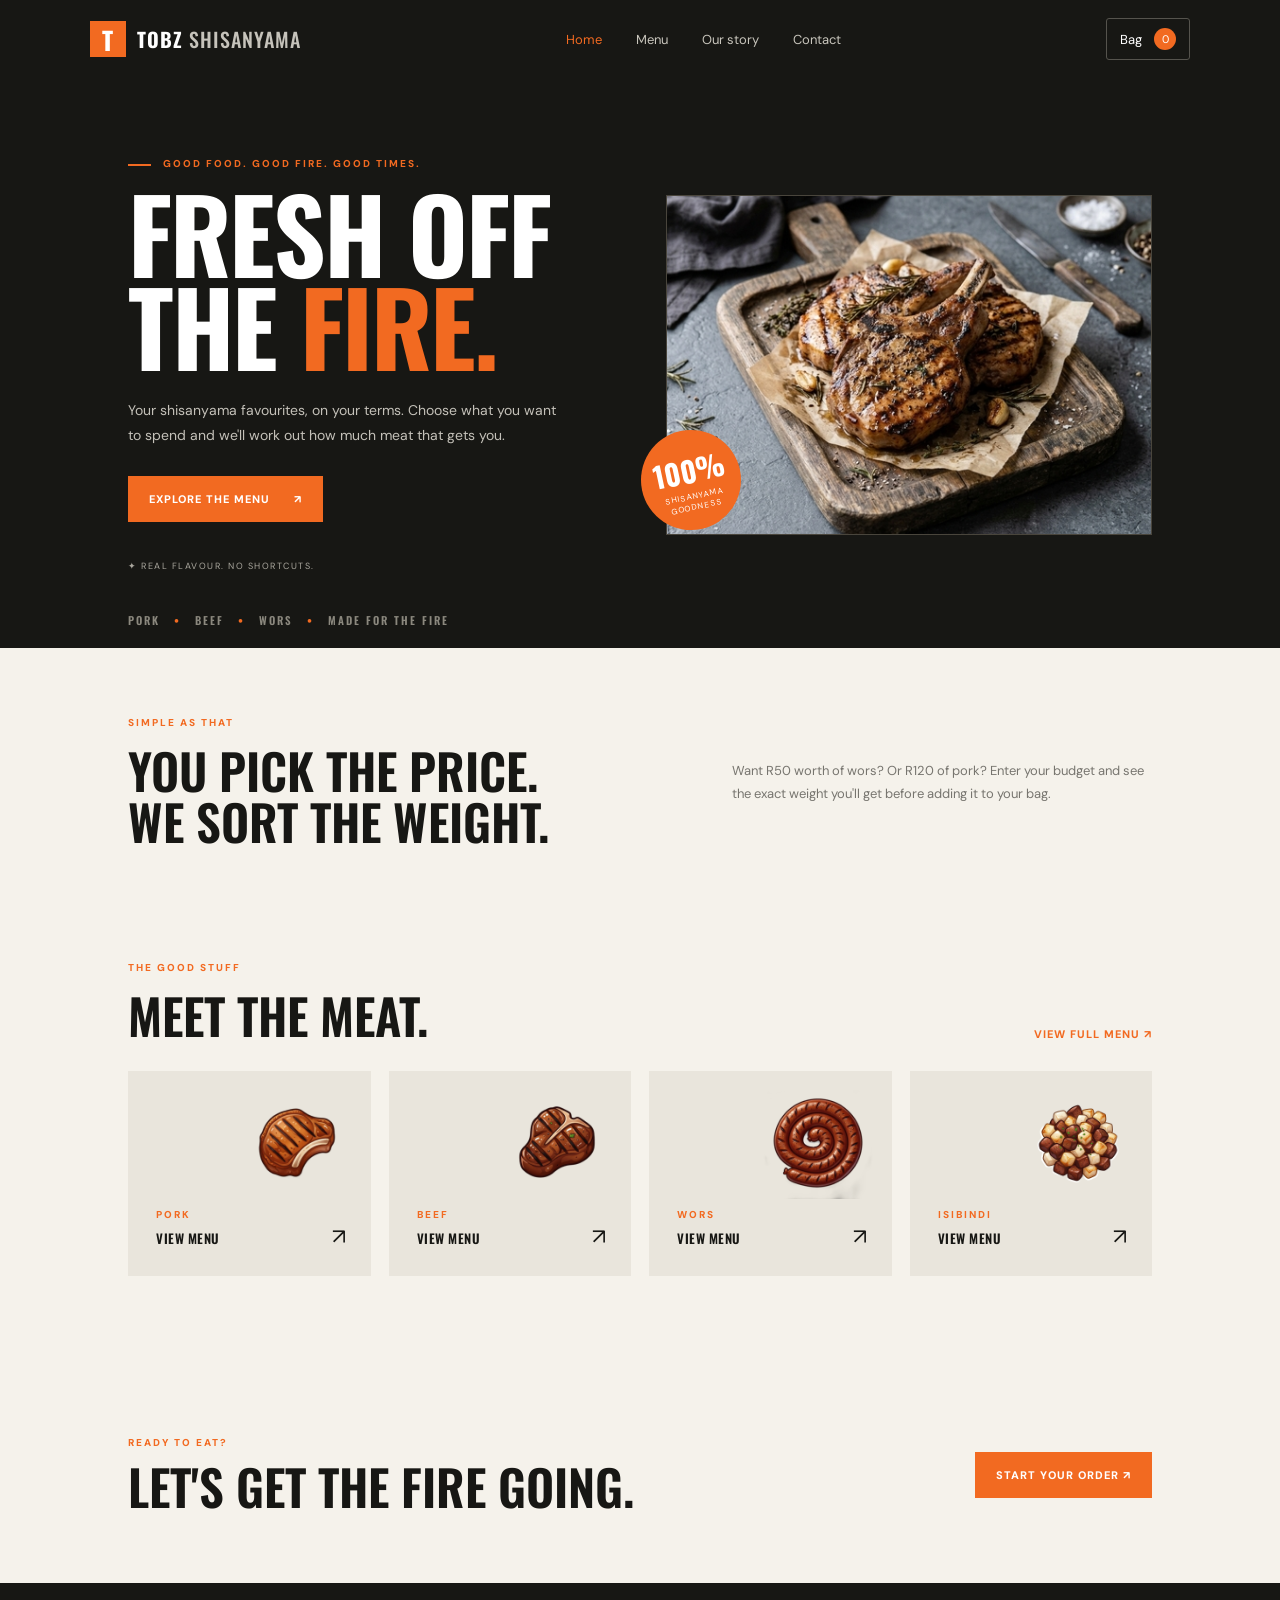
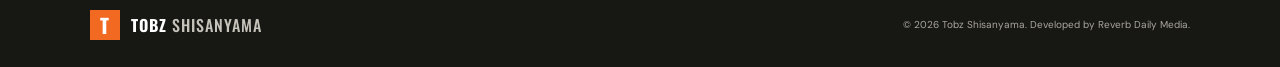
<file: index.html>
<!DOCTYPE html>
<html lang="en">
<head>
  <meta charset="UTF-8"><meta name="viewport" content="width=device-width, initial-scale=1.0">
  <meta name="theme-color" content="#171714"><meta name="description" content="Order shisanyama from Tobz. Choose how much you want to spend and we'll calculate your meat weight.">
  <title>Tobz Shisanyama | Good food. Good fire.</title>
  <link rel="preconnect" href="https://fonts.googleapis.com"><link rel="preconnect" href="https://fonts.gstatic.com" crossorigin>
  <link href="https://fonts.googleapis.com/css2?family=DM+Sans:wght@400;500;600;700;800&family=Oswald:wght@500;600;700&display=swap" rel="stylesheet"><link rel="stylesheet" href="style.css">

  <link rel="manifest" href="./manifest.json">
  <link rel="icon" type="image/svg+xml" sizes="any" href="./icons/icon-192.svg">
  <link rel="apple-touch-icon" href="./icons/icon-192.svg">
  <meta name="apple-mobile-web-app-capable" content="yes">
  <meta name="apple-mobile-web-app-status-bar-style" content="black-translucent">
  <meta name="apple-mobile-web-app-title" content="Tobz Shisanyama">
  <meta name="mobile-web-app-capable" content="yes">
  <meta name="msapplication-TileColor" content="#171714">
</head>
<body>
<header class="site-header"><a class="brand" href="index.html"><span class="brand-mark">T</span><span>TOBZ<span class="brand-light"> SHISANYAMA</span></span></a>
<nav class="desktop-nav"><a class="active" href="index.html">Home</a><a href="menu.html">Menu</a><a href="about.html">Our story</a><a href="contact.html">Contact</a></nav>
<button class="cart-trigger" id="open-cart"><span>Bag</span><span class="cart-count" id="cart-count">0</span></button></header>
<main>
<section class="hero home-hero"><div class="hero-copy"><p class="eyebrow"><span></span> GOOD FOOD. GOOD FIRE. GOOD TIMES.</p><h1>FRESH OFF<br>THE <em>FIRE.</em></h1><p class="hero-description">Your shisanyama favourites, on your terms. Choose what you want to spend and we'll work out how much meat that gets you.</p><a class="primary-button" href="menu.html">EXPLORE THE MENU <span>↗</span></a><div class="hero-note">✦ REAL FLAVOUR. NO SHORTCUTS.</div></div>
<div class="hero-visual"><div class="hero-image-placeholder"><img src="images/Hero%20Image.jpg" alt="Tobz Shisanyama food"></div><div class="hero-stamp"><strong>100%</strong><span>SHISANYAMA<br>GOODNESS</span></div></div><div class="hero-bottom">PORK <span>•</span> BEEF <span>•</span> WORS <span>•</span> MADE FOR THE FIRE</div></section>
<section class="home-intro"><div><p class="eyebrow">SIMPLE AS THAT</p><h2>YOU PICK THE PRICE.<br>WE SORT THE WEIGHT.</h2></div><p>Want R50 worth of wors? Or R120 of pork? Enter your budget and see the exact weight you'll get before adding it to your bag.</p></section>
<section class="quick-menu"><div class="section-heading"><div><p class="eyebrow">THE GOOD STUFF</p><h2>MEET THE MEAT.</h2></div><a class="text-link" href="menu.html">VIEW FULL MENU ↗</a></div><div class="quick-grid">
<a class="quick-card" href="menu.html#pork"><img class="quick-meat-image" src="images/Pork.png" alt="Pork"><span class="quick-type">PORK</span><strong>VIEW MENU</strong><span class="quick-arrow">↗</span></a>
<a class="quick-card" href="menu.html#beef"><img class="quick-meat-image" src="images/Beef.png" alt="Beef"><span class="quick-type">BEEF</span><strong>VIEW MENU</strong><span class="quick-arrow">↗</span></a>
<a class="quick-card" href="menu.html#wors"><img class="quick-meat-image" src="images/Wors.png" alt="Wors"><span class="quick-type">WORS</span><strong>VIEW MENU</strong><span class="quick-arrow">↗</span></a>
<a class="quick-card" href="menu.html#isibindi"><img class="quick-meat-image" src="images/isibindi.png?v=2" alt="Isibindi and Umhlehlo"><span class="quick-type">ISIBINDI</span><strong>VIEW MENU</strong><span class="quick-arrow">↗</span></a></div></section>
<section class="contact-strip"><div><p class="eyebrow">READY TO EAT?</p><h2>LET'S GET THE FIRE GOING.</h2></div><a href="menu.html" class="primary-button">START YOUR ORDER ↗</a></section>
</main>
<footer><a class="brand footer-brand" href="index.html"><span class="brand-mark">T</span><span>TOBZ<span class="brand-light"> SHISANYAMA</span></span></a><span>© <span class="year"></span> Tobz Shisanyama. Developed by Reverb Daily Media.</span></footer>
<nav class="mobile-nav"><a class="selected" href="index.html"><span>⌂</span>Home</a><a href="menu.html"><span>☷</span>Menu</a><button id="mobile-cart"><span>▣</span>Bag <i id="mobile-cart-count">0</i></button><a href="about.html"><span>✦</span>About</a><a href="contact.html"><span>⌖</span>Contact</a></nav>
<div class="cart-overlay" id="cart-overlay" aria-hidden="true"><aside class="cart-panel" role="dialog" aria-modal="true" aria-labelledby="cart-title"><div class="cart-header"><div><p class="eyebrow">YOUR ORDER</p><h2 id="cart-title">YOUR BAG</h2></div><button class="close-cart" id="close-cart">×</button></div><div class="cart-items" id="cart-items"></div><div class="cart-footer"><div class="cart-total"><span>Subtotal</span><strong id="cart-total">R0.00</strong></div><button class="checkout-button" id="checkout-button" disabled>CHECKOUT</button></div></aside></div>
<script src="script.js"></script>

<script>
/* Offline/PWA mode disabled: remove any previously installed worker and its caches. */
if ("serviceWorker" in navigator) {
  window.addEventListener("load", async () => {
    const registrations = await navigator.serviceWorker.getRegistrations();
    await Promise.all(registrations.map(registration => registration.unregister()));
    if ("caches" in window) {
      const keys = await caches.keys();
      await Promise.all(keys.filter(key => key.startsWith("tobz-shisanyama-")).map(key => caches.delete(key)));
    }
  });
}
</script>
</body></html>
</file>
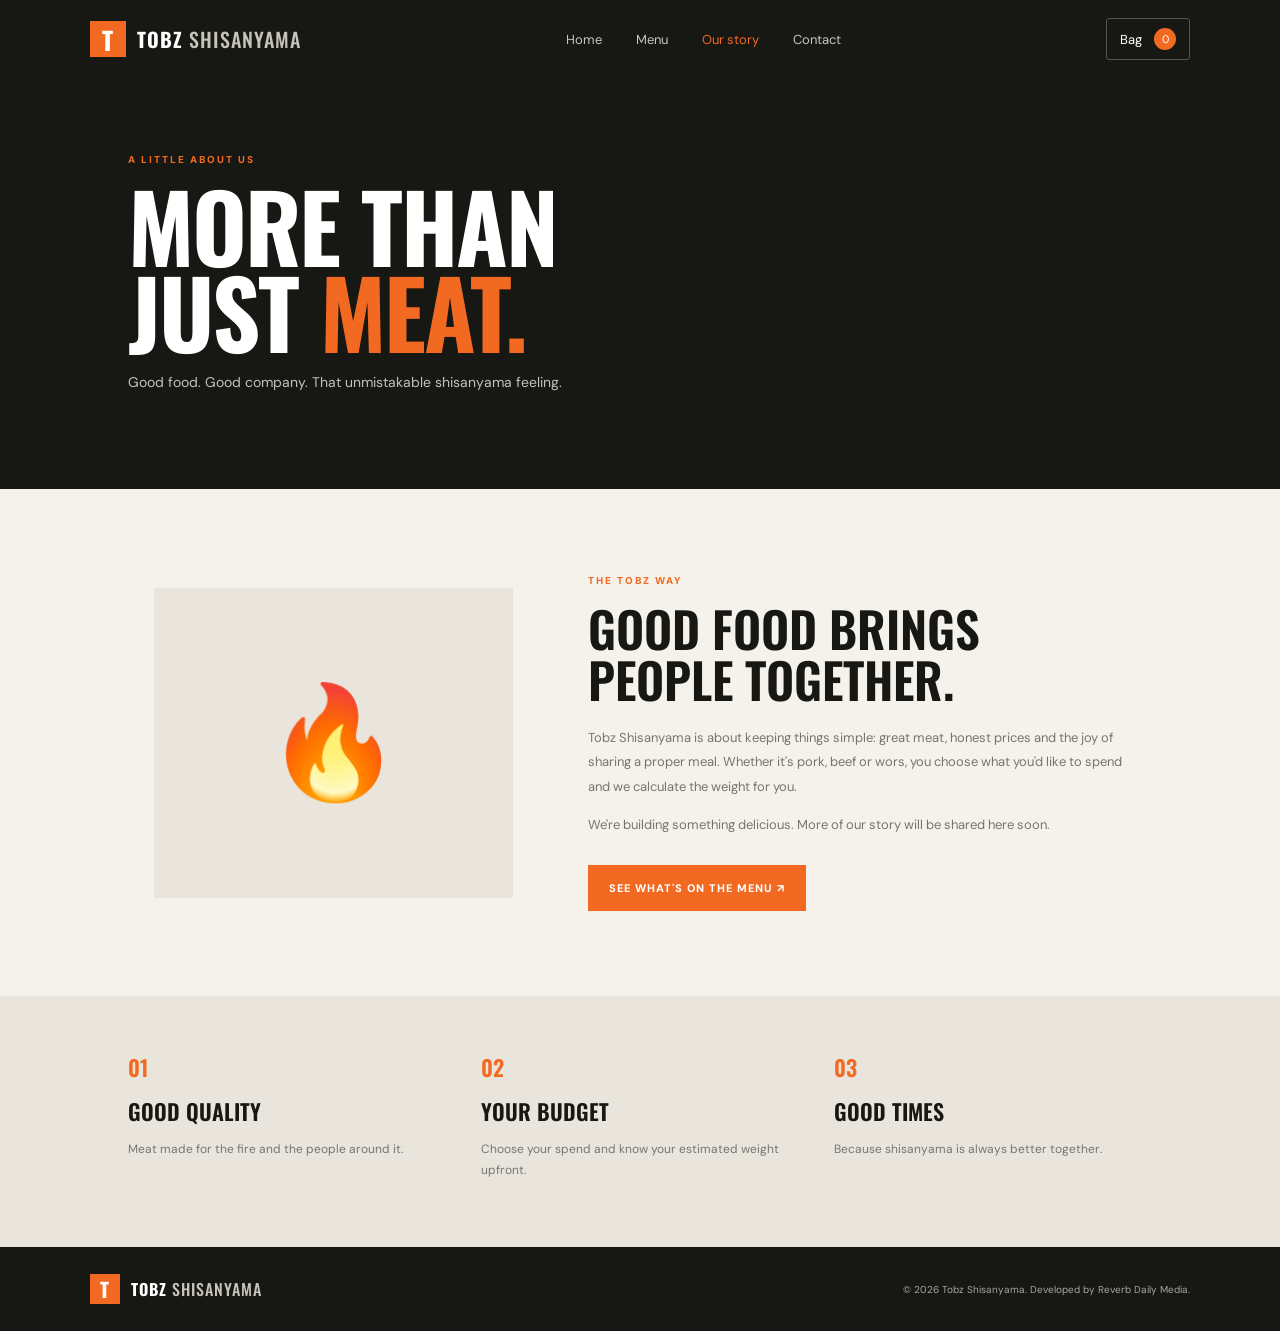
<file: about.html>
<!DOCTYPE html><html lang="en"><head><meta charset="UTF-8"><meta name="viewport" content="width=device-width, initial-scale=1.0"><meta name="theme-color" content="#171714"><title>Our Story | Tobz Shisanyama</title><link rel="preconnect" href="https://fonts.googleapis.com"><link rel="preconnect" href="https://fonts.gstatic.com" crossorigin><link href="https://fonts.googleapis.com/css2?family=DM+Sans:wght@400;500;600;700;800&family=Oswald:wght@500;600;700&display=swap" rel="stylesheet"><link rel="stylesheet" href="style.css">
  <link rel="manifest" href="./manifest.json">
  <link rel="icon" type="image/svg+xml" sizes="any" href="./icons/icon-192.svg">
  <link rel="apple-touch-icon" href="./icons/icon-192.svg">
  <meta name="apple-mobile-web-app-capable" content="yes">
  <meta name="apple-mobile-web-app-status-bar-style" content="black-translucent">
  <meta name="apple-mobile-web-app-title" content="Tobz Shisanyama">
  <meta name="mobile-web-app-capable" content="yes">
  <meta name="msapplication-TileColor" content="#171714">
</head><body>
<header class="site-header"><a class="brand" href="index.html"><span class="brand-mark">T</span><span>TOBZ<span class="brand-light"> SHISANYAMA</span></span></a><nav class="desktop-nav"><a href="index.html">Home</a><a href="menu.html">Menu</a><a class="active" href="about.html">Our story</a><a href="contact.html">Contact</a></nav><button class="cart-trigger" id="open-cart"><span>Bag</span><span class="cart-count" id="cart-count">0</span></button></header>
<main><section class="page-hero"><p class="eyebrow">A LITTLE ABOUT US</p><h1>MORE THAN<br>JUST <em>MEAT.</em></h1><p>Good food. Good company. That unmistakable shisanyama feeling.</p></section><section class="story-content"><div class="story-art">🔥</div><div><p class="eyebrow">THE TOBZ WAY</p><h2>GOOD FOOD BRINGS<br>PEOPLE TOGETHER.</h2><p>Tobz Shisanyama is about keeping things simple: great meat, honest prices and the joy of sharing a proper meal. Whether it's pork, beef or wors, you choose what you'd like to spend and we calculate the weight for you.</p><p>We're building something delicious. More of our story will be shared here soon.</p><a class="primary-button" href="menu.html">SEE WHAT'S ON THE MENU ↗</a></div></section><section class="values-row"><div><span>01</span><h3>GOOD QUALITY</h3><p>Meat made for the fire and the people around it.</p></div><div><span>02</span><h3>YOUR BUDGET</h3><p>Choose your spend and know your estimated weight upfront.</p></div><div><span>03</span><h3>GOOD TIMES</h3><p>Because shisanyama is always better together.</p></div></section></main>
<footer><a class="brand footer-brand" href="index.html"><span class="brand-mark">T</span><span>TOBZ<span class="brand-light"> SHISANYAMA</span></span></a><span>© <span class="year"></span> Tobz Shisanyama. Developed by Reverb Daily Media.</span></footer><nav class="mobile-nav"><a href="index.html"><span>⌂</span>Home</a><a href="menu.html"><span>☷</span>Menu</a><button id="mobile-cart"><span>▣</span>Bag <i id="mobile-cart-count">0</i></button><a class="selected" href="about.html"><span>✦</span>About</a><a href="contact.html"><span>⌖</span>Contact</a></nav>
<div class="cart-overlay" id="cart-overlay" aria-hidden="true"><aside class="cart-panel" role="dialog" aria-modal="true" aria-labelledby="cart-title"><div class="cart-header"><div><p class="eyebrow">YOUR ORDER</p><h2 id="cart-title">YOUR BAG</h2></div><button class="close-cart" id="close-cart">×</button></div><div class="cart-items" id="cart-items"></div><div class="cart-footer"><div class="cart-total"><span>Subtotal</span><strong id="cart-total">R0.00</strong></div><p class="cart-note">Delivery fees, if applicable, will be confirmed separately.</p><button class="checkout-button" id="checkout-button" disabled>CHECKOUT COMING SOON</button></div></aside></div><script src="script.js"></script>
<script>
/* Offline/PWA mode disabled: remove any previously installed worker and its caches. */
if ("serviceWorker" in navigator) {
  window.addEventListener("load", async () => {
    const registrations = await navigator.serviceWorker.getRegistrations();
    await Promise.all(registrations.map(registration => registration.unregister()));
    if ("caches" in window) {
      const keys = await caches.keys();
      await Promise.all(keys.filter(key => key.startsWith("tobz-shisanyama-")).map(key => caches.delete(key)));
    }
  });
}
</script>
</body></html>
</file>
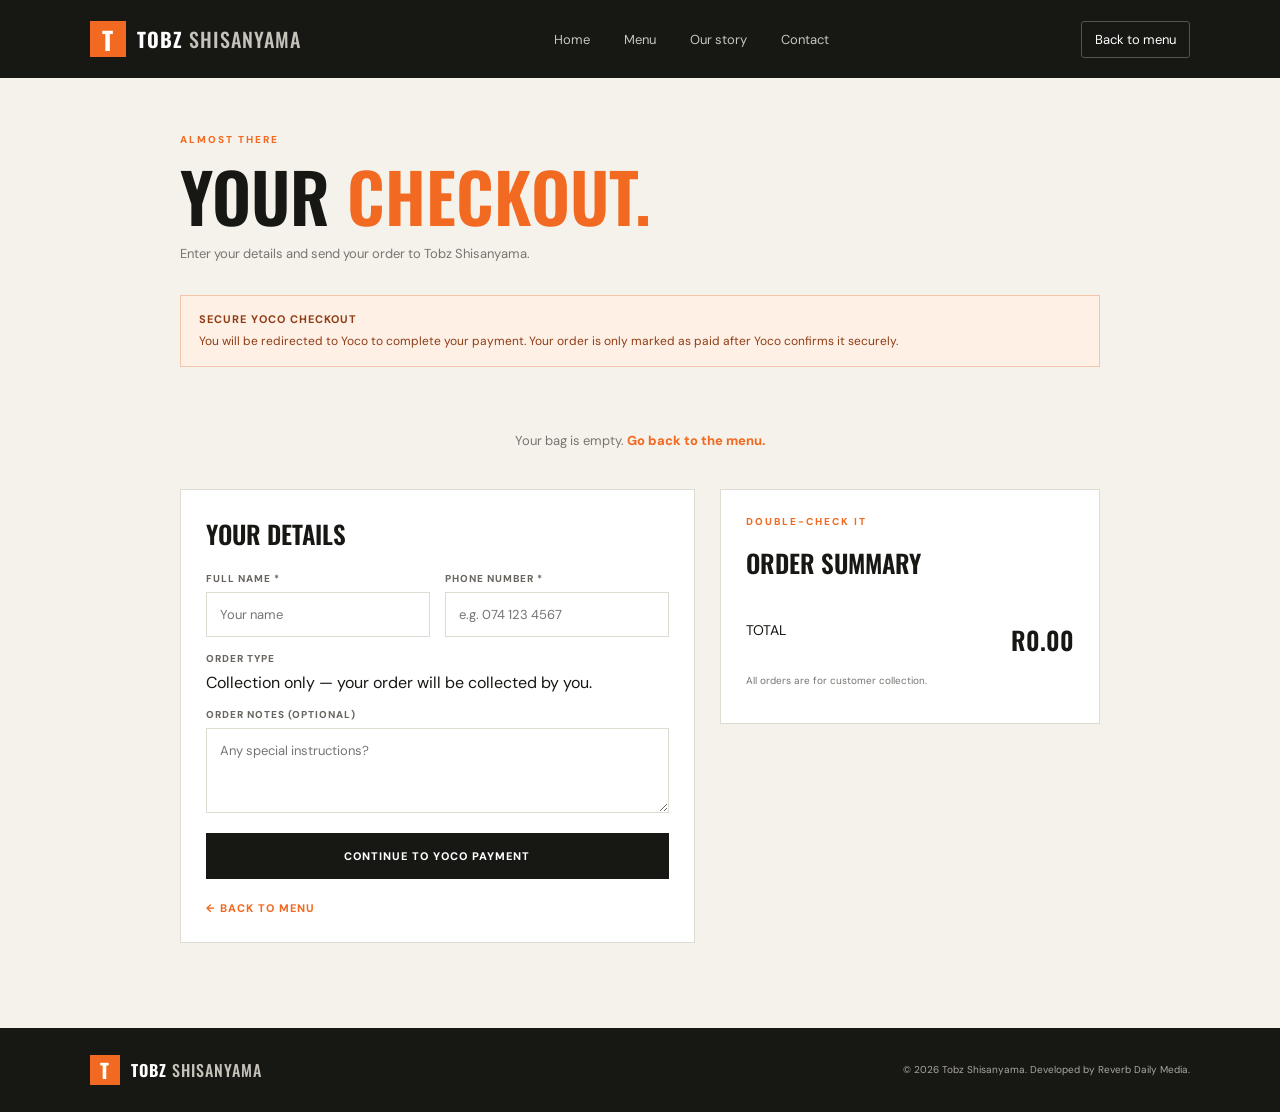
<file: checkout.html>
<!DOCTYPE html>
<html lang="en">
<head>
<meta charset="UTF-8"><meta name="viewport" content="width=device-width, initial-scale=1.0"><meta name="theme-color" content="#171714">
<title>Checkout | Tobz Shisanyama</title>
<link rel="preconnect" href="https://fonts.googleapis.com"><link rel="preconnect" href="https://fonts.gstatic.com" crossorigin>
<link href="https://fonts.googleapis.com/css2?family=DM+Sans:wght@400;500;600;700;800&family=Oswald:wght@500;600;700&display=swap" rel="stylesheet">
<link rel="stylesheet" href="style.css">
<link rel="manifest" href="./manifest.json">
<link rel="icon" type="image/svg+xml" sizes="any" href="./icons/icon-192.svg">
<link rel="apple-touch-icon" href="./icons/icon-192.svg">
<meta name="apple-mobile-web-app-capable" content="yes">
<meta name="apple-mobile-web-app-status-bar-style" content="black-translucent">
<meta name="apple-mobile-web-app-title" content="Tobz Shisanyama">
<meta name="mobile-web-app-capable" content="yes">
<meta name="msapplication-TileColor" content="#171714">
</head>
<body>
<header class="site-header"><a class="brand" href="index.html"><span class="brand-mark">T</span><span>TOBZ<span class="brand-light"> SHISANYAMA</span></span></a><nav class="desktop-nav"><a href="index.html">Home</a><a href="menu.html">Menu</a><a href="about.html">Our story</a><a href="contact.html">Contact</a></nav><a class="cart-trigger" href="menu.html">Back to menu</a></header>
<main class="checkout-page">
<div class="checkout-heading"><p class="eyebrow">ALMOST THERE</p><h1>YOUR <em>CHECKOUT.</em></h1><p>Enter your details and send your order to Tobz Shisanyama.</p></div>
<div class="sandbox-notice"><strong>SECURE YOCO CHECKOUT</strong>You will be redirected to Yoco to complete your payment. Your order is only marked as paid after Yoco confirms it securely.</div>
<div id="checkout-empty" class="checkout-empty" hidden>Your bag is empty. <a href="menu.html">Go back to the menu.</a></div>
<div class="checkout-layout" id="checkout-layout">
<form class="checkout-form" id="checkout-form">
<h2>YOUR DETAILS</h2>
<div class="checkout-fields">
<div class="checkout-field"><label for="customer-name">FULL NAME *</label><input id="customer-name" name="name" autocomplete="name" required maxlength="100" placeholder="Your name"></div>
<div class="checkout-field"><label for="customer-phone">PHONE NUMBER *</label><input id="customer-phone" name="phone" autocomplete="tel" required maxlength="25" placeholder="e.g. 074 123 4567"></div>
<div class="checkout-field full"><label>ORDER TYPE</label><div class="checkout-collection-note">Collection only — your order will be collected by you.</div></div>
<div class="checkout-field full"><label for="order-notes">ORDER NOTES (OPTIONAL)</label><textarea id="order-notes" name="notes" maxlength="500" placeholder="Any special instructions?"></textarea></div>
</div>
<button class="checkout-submit" id="place-order" type="submit">CONTINUE TO YOCO PAYMENT</button>
<div class="checkout-status" id="checkout-status" role="status" aria-live="polite"></div>
<a class="checkout-back" href="menu.html">← BACK TO MENU</a>
</form>
<aside class="checkout-summary"><p class="eyebrow">DOUBLE-CHECK IT</p><h2>ORDER SUMMARY</h2><div id="checkout-items"></div><div class="checkout-grand-total"><span>TOTAL</span><strong id="checkout-total">R0.00</strong></div><p class="cart-note">All orders are for customer collection.</p></aside>
</div>
</main>
<footer><a class="brand footer-brand" href="index.html"><span class="brand-mark">T</span><span>TOBZ<span class="brand-light"> SHISANYAMA</span></span></a><span>© <span class="year"></span> Tobz Shisanyama. Developed by Reverb Daily Media.</span></footer>
<script src="checkout.js"></script>
<script>
/* Offline/PWA mode disabled: remove any previously installed worker and its caches. */
if ("serviceWorker" in navigator) {
  window.addEventListener("load", async () => {
    const registrations = await navigator.serviceWorker.getRegistrations();
    await Promise.all(registrations.map(registration => registration.unregister()));
    if ("caches" in window) {
      const keys = await caches.keys();
      await Promise.all(keys.filter(key => key.startsWith("tobz-shisanyama-")).map(key => caches.delete(key)));
    }
  });
}
</script>
</body></html>
</file>
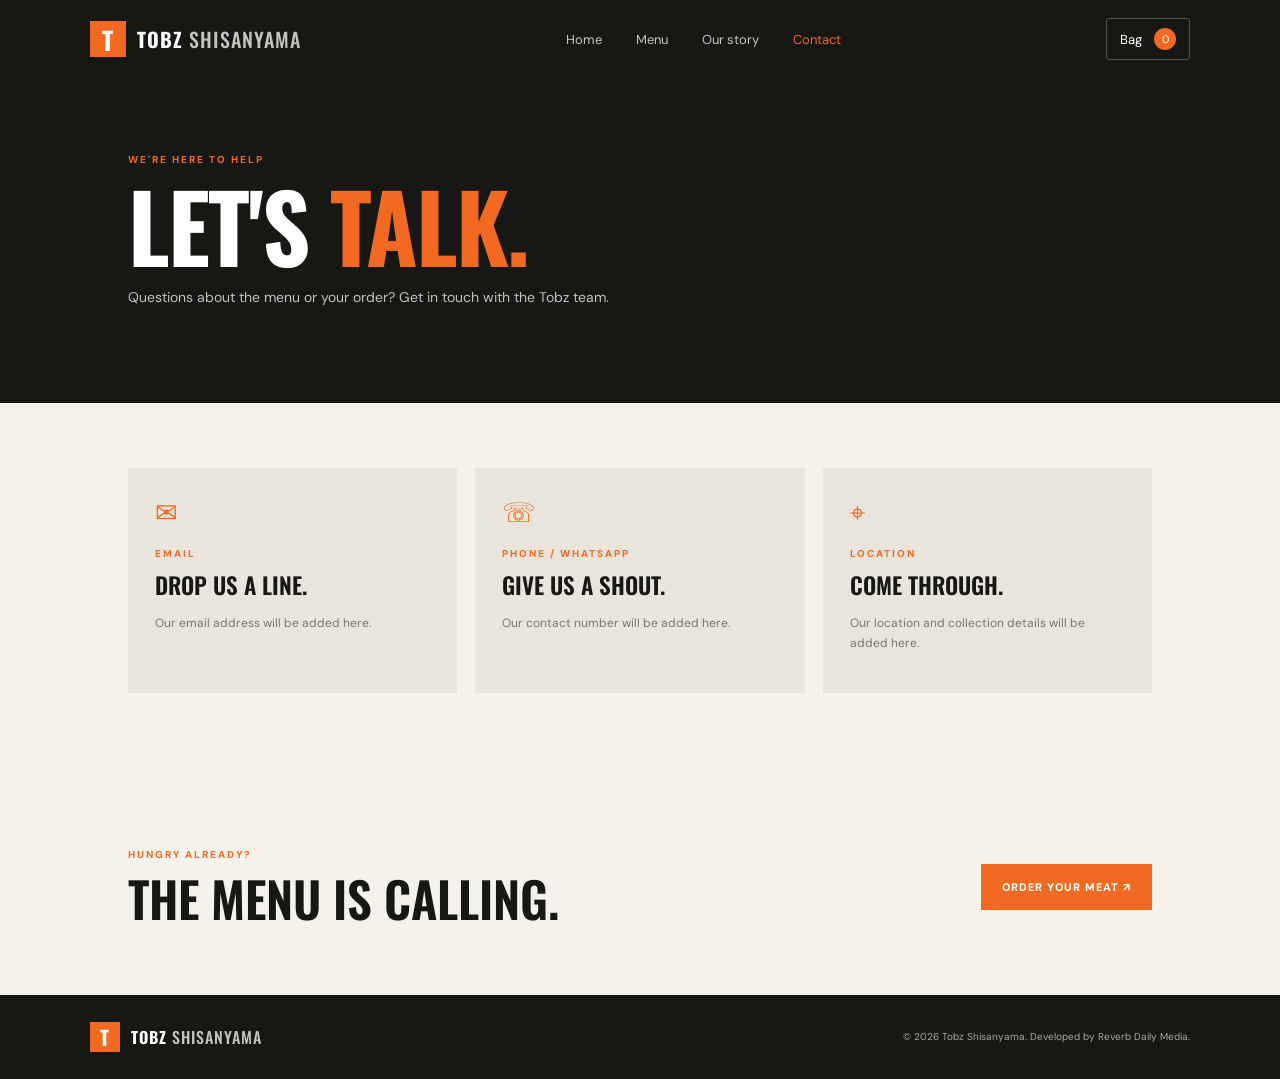
<file: contact.html>
<!DOCTYPE html><html lang="en"><head><meta charset="UTF-8"><meta name="viewport" content="width=device-width, initial-scale=1.0"><meta name="theme-color" content="#171714"><title>Contact | Tobz Shisanyama</title><link rel="preconnect" href="https://fonts.googleapis.com"><link rel="preconnect" href="https://fonts.gstatic.com" crossorigin><link href="https://fonts.googleapis.com/css2?family=DM+Sans:wght@400;500;600;700;800&family=Oswald:wght@500;600;700&display=swap" rel="stylesheet"><link rel="stylesheet" href="style.css">
  <link rel="manifest" href="./manifest.json">
  <link rel="icon" type="image/svg+xml" sizes="any" href="./icons/icon-192.svg">
  <link rel="apple-touch-icon" href="./icons/icon-192.svg">
  <meta name="apple-mobile-web-app-capable" content="yes">
  <meta name="apple-mobile-web-app-status-bar-style" content="black-translucent">
  <meta name="apple-mobile-web-app-title" content="Tobz Shisanyama">
  <meta name="mobile-web-app-capable" content="yes">
  <meta name="msapplication-TileColor" content="#171714">
</head><body>
<header class="site-header"><a class="brand" href="index.html"><span class="brand-mark">T</span><span>TOBZ<span class="brand-light"> SHISANYAMA</span></span></a><nav class="desktop-nav"><a href="index.html">Home</a><a href="menu.html">Menu</a><a href="about.html">Our story</a><a class="active" href="contact.html">Contact</a></nav><button class="cart-trigger" id="open-cart"><span>Bag</span><span class="cart-count" id="cart-count">0</span></button></header>
<main><section class="page-hero"><p class="eyebrow">WE'RE HERE TO HELP</p><h1>LET'S <em>TALK.</em></h1><p>Questions about the menu or your order? Get in touch with the Tobz team.</p></section><section class="contact-content"><div class="contact-card"><span class="contact-icon">✉</span><p class="eyebrow">EMAIL</p><h2>DROP US A LINE.</h2><p>Our email address will be added here.</p></div><div class="contact-card"><span class="contact-icon">☏</span><p class="eyebrow">PHONE / WHATSAPP</p><h2>GIVE US A SHOUT.</h2><p>Our contact number will be added here.</p></div><div class="contact-card"><span class="contact-icon">⌖</span><p class="eyebrow">LOCATION</p><h2>COME THROUGH.</h2><p>Our location and collection details will be added here.</p></div></section><section class="contact-strip"><div><p class="eyebrow">HUNGRY ALREADY?</p><h2>THE MENU IS CALLING.</h2></div><a href="menu.html" class="primary-button">ORDER YOUR MEAT ↗</a></section></main>
<footer><a class="brand footer-brand" href="index.html"><span class="brand-mark">T</span><span>TOBZ<span class="brand-light"> SHISANYAMA</span></span></a><span>© <span class="year"></span> Tobz Shisanyama. Developed by Reverb Daily Media.</span></footer><nav class="mobile-nav"><a href="index.html"><span>⌂</span>Home</a><a href="menu.html"><span>☷</span>Menu</a><button id="mobile-cart"><span>▣</span>Bag <i id="mobile-cart-count">0</i></button><a href="about.html"><span>✦</span>About</a><a class="selected" href="contact.html"><span>⌖</span>Contact</a></nav>
<div class="cart-overlay" id="cart-overlay" aria-hidden="true"><aside class="cart-panel" role="dialog" aria-modal="true" aria-labelledby="cart-title"><div class="cart-header"><div><p class="eyebrow">YOUR ORDER</p><h2 id="cart-title">YOUR BAG</h2></div><button class="close-cart" id="close-cart">×</button></div><div class="cart-items" id="cart-items"></div><div class="cart-footer"><div class="cart-total"><span>Subtotal</span><strong id="cart-total">R0.00</strong></div><p class="cart-note">Delivery fees, if applicable, will be confirmed separately.</p><button class="checkout-button" id="checkout-button" disabled>CHECKOUT COMING SOON</button></div></aside></div><script src="script.js"></script>
<script>
/* Offline/PWA mode disabled: remove any previously installed worker and its caches. */
if ("serviceWorker" in navigator) {
  window.addEventListener("load", async () => {
    const registrations = await navigator.serviceWorker.getRegistrations();
    await Promise.all(registrations.map(registration => registration.unregister()));
    if ("caches" in window) {
      const keys = await caches.keys();
      await Promise.all(keys.filter(key => key.startsWith("tobz-shisanyama-")).map(key => caches.delete(key)));
    }
  });
}
</script>
</body></html>
</file>
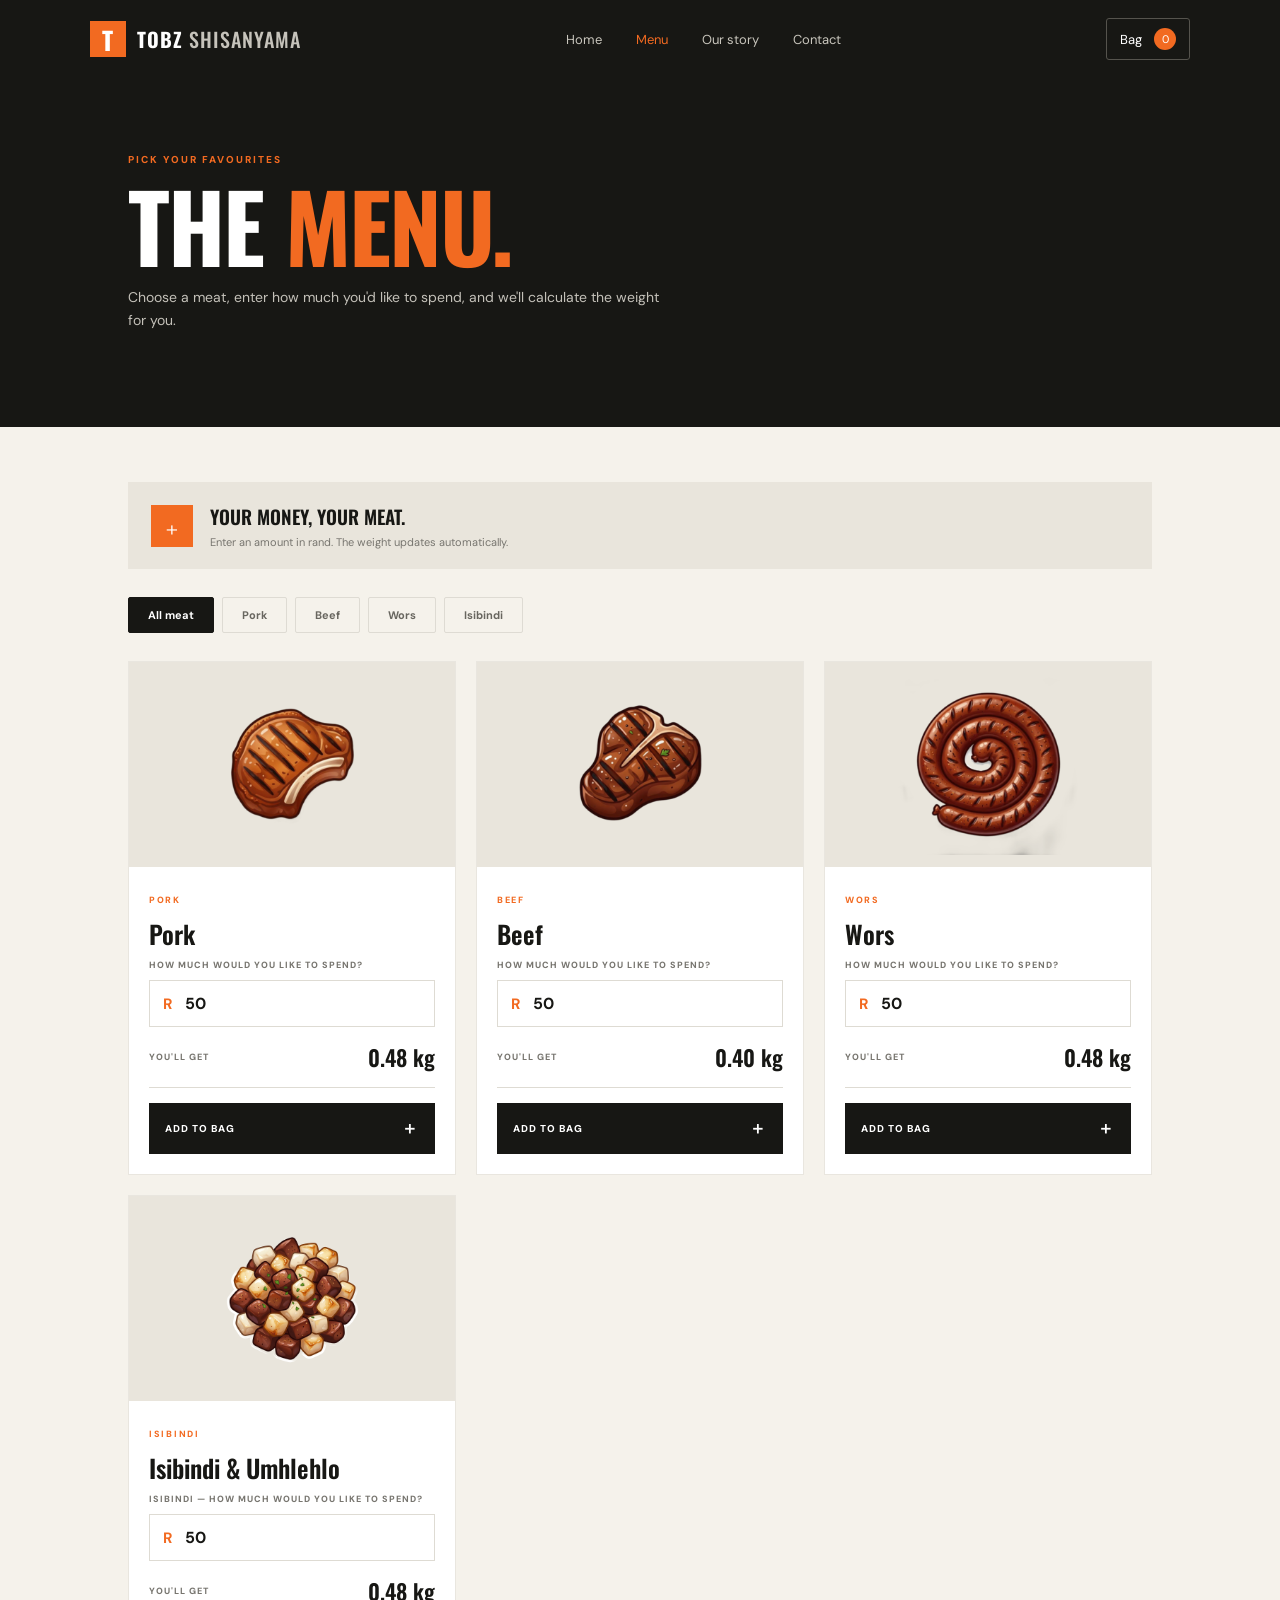
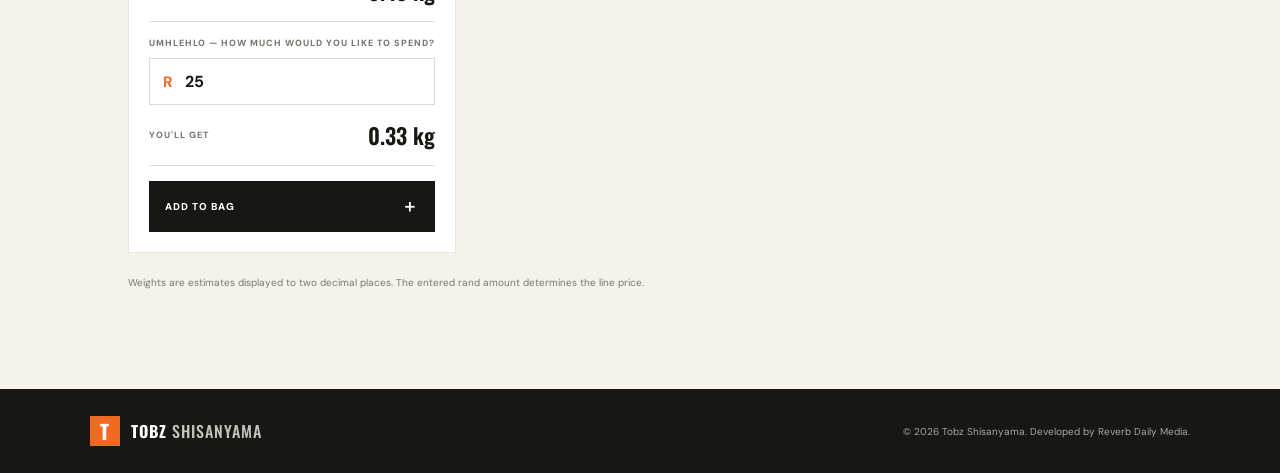
<file: menu.html>
<!DOCTYPE html>
<html lang="en"><head><meta charset="UTF-8"><meta name="viewport" content="width=device-width, initial-scale=1.0"><meta name="theme-color" content="#171714"><title>Menu | Tobz Shisanyama</title><link rel="preconnect" href="https://fonts.googleapis.com"><link rel="preconnect" href="https://fonts.gstatic.com" crossorigin><link href="https://fonts.googleapis.com/css2?family=DM+Sans:wght@400;500;600;700;800&family=Oswald:wght@500;600;700&display=swap" rel="stylesheet"><link rel="stylesheet" href="style.css">
  <link rel="manifest" href="./manifest.json">
  <link rel="icon" type="image/svg+xml" sizes="any" href="./icons/icon-192.svg">
  <link rel="apple-touch-icon" href="./icons/icon-192.svg">
  <meta name="apple-mobile-web-app-capable" content="yes">
  <meta name="apple-mobile-web-app-status-bar-style" content="black-translucent">
  <meta name="apple-mobile-web-app-title" content="Tobz Shisanyama">
  <meta name="mobile-web-app-capable" content="yes">
  <meta name="msapplication-TileColor" content="#171714">
</head><body>
<header class="site-header"><a class="brand" href="index.html"><span class="brand-mark">T</span><span>TOBZ<span class="brand-light"> SHISANYAMA</span></span></a><nav class="desktop-nav"><a href="index.html">Home</a><a class="active" href="menu.html">Menu</a><a href="about.html">Our story</a><a href="contact.html">Contact</a></nav><button class="cart-trigger" id="open-cart"><span>Bag</span><span class="cart-count" id="cart-count">0</span></button></header>
<main><section class="page-hero"><p class="eyebrow">PICK YOUR FAVOURITES</p><h1>THE <em>MENU.</em></h1><p>Choose a meat, enter how much you'd like to spend, and we'll calculate the weight for you.</p></section>
<section class="menu-section menu-page"><div class="price-explainer"><span class="explainer-icon">₊</span><div><strong>YOUR MONEY, YOUR MEAT.</strong><p>Enter an amount in rand. The weight updates automatically.</p></div></div>
<div class="category-tabs"><a class="category-tab active" href="#all">All meat</a><a class="category-tab" href="#pork">Pork</a><a class="category-tab" href="#beef">Beef</a><a class="category-tab" href="#wors">Wors</a><a class="category-tab" href="#isibindi">Isibindi</a></div>
<div class="product-grid" id="all">
<article class="product-card" id="pork"><div class="product-image-placeholder"><img src="images/Pork.png" alt="Pork"></div><div class="product-info"><span class="product-category">PORK</span><h3>Pork</h3><label class="amount-label">HOW MUCH WOULD YOU LIKE TO SPEND?<span class="amount-input-wrap"><b>R</b><input type="number" min="40" step="1" value="50" data-amount="pork" inputmode="decimal"></span></label><div class="weight-result"><span>YOU'LL GET</span><strong data-weight-result="pork">0.48 kg</strong></div><button class="add-button" data-add="pork">ADD TO BAG <span>＋</span></button></div></article>
<article class="product-card" id="beef"><div class="product-image-placeholder"><img src="images/Beef.png" alt="Beef"></div><div class="product-info"><span class="product-category">BEEF</span><h3>Beef</h3><label class="amount-label">HOW MUCH WOULD YOU LIKE TO SPEND?<span class="amount-input-wrap"><b>R</b><input type="number" min="50" step="1" value="50" data-amount="beef" inputmode="decimal"></span></label><div class="weight-result"><span>YOU'LL GET</span><strong data-weight-result="beef">0.43 kg</strong></div><button class="add-button" data-add="beef">ADD TO BAG <span>＋</span></button></div></article>
<article class="product-card" id="wors"><div class="product-image-placeholder"><img src="images/Wors.png" alt="Wors"></div><div class="product-info"><span class="product-category">WORS</span><h3>Wors</h3><label class="amount-label">HOW MUCH WOULD YOU LIKE TO SPEND?<span class="amount-input-wrap"><b>R</b><input type="number" min="30" step="1" value="50" data-amount="wors" inputmode="decimal"></span></label><div class="weight-result"><span>YOU'LL GET</span><strong data-weight-result="wors">0.53 kg</strong></div><button class="add-button" data-add="wors">ADD TO BAG <span>＋</span></button></div></article>
<article class="product-card" id="isibindi" data-category="isibindi"><div class="product-image-placeholder"><img src="images/isibindi.png" alt="Isibindi and Umhlehlo"></div><div class="product-info"><span class="product-category">ISIBINDI</span><h3>Isibindi &amp; Umhlehlo</h3><div class="combined-product-option"><label class="amount-label">ISIBINDI — HOW MUCH WOULD YOU LIKE TO SPEND?<span class="amount-input-wrap"><b>R</b><input type="number" min="30" step="1" value="50" data-amount="cow-liver" inputmode="decimal"></span></label><div class="weight-result"><span>YOU'LL GET</span><strong data-weight-result="cow-liver">0.48 kg</strong></div></div><div class="combined-product-option"><label class="amount-label">UMHLEHLO — HOW MUCH WOULD YOU LIKE TO SPEND?<span class="amount-input-wrap"><b>R</b><input type="number" min="15" step="1" value="25" data-amount="cow-fat" inputmode="decimal"></span></label><div class="weight-result"><span>YOU'LL GET</span><strong data-weight-result="cow-fat">0.33 kg</strong></div></div><button class="add-button" data-add-combo>ADD TO BAG <span>＋</span></button></div></article>
</div><p class="menu-footnote">Weights are estimates displayed to two decimal places. The entered rand amount determines the line price.</p></section></main>
<footer><a class="brand footer-brand" href="index.html"><span class="brand-mark">T</span><span>TOBZ<span class="brand-light"> SHISANYAMA</span></span></a><span>© <span class="year"></span> Tobz Shisanyama. Developed by Reverb Daily Media.</span></footer><nav class="mobile-nav"><a href="index.html"><span>⌂</span>Home</a><a class="selected" href="menu.html"><span>☷</span>Menu</a><button id="mobile-cart"><span>▣</span>Bag <i id="mobile-cart-count">0</i></button><a href="about.html"><span>✦</span>About</a><a href="contact.html"><span>⌖</span>Contact</a></nav>
<div class="cart-overlay" id="cart-overlay" aria-hidden="true"><aside class="cart-panel" role="dialog" aria-modal="true" aria-labelledby="cart-title"><div class="cart-header"><div><p class="eyebrow">YOUR ORDER</p><h2 id="cart-title">YOUR BAG</h2></div><button class="close-cart" id="close-cart">×</button></div><div class="cart-items" id="cart-items"></div><div class="cart-footer"><div class="cart-total"><span>Subtotal</span><strong id="cart-total">R0.00</strong></div><button class="checkout-button" id="checkout-button" disabled>CHECKOUT</button></div></aside></div><script src="script.js"></script>
<script>
/* Offline/PWA mode disabled: remove any previously installed worker and its caches. */
if ("serviceWorker" in navigator) {
  window.addEventListener("load", async () => {
    const registrations = await navigator.serviceWorker.getRegistrations();
    await Promise.all(registrations.map(registration => registration.unregister()));
    if ("caches" in window) {
      const keys = await caches.keys();
      await Promise.all(keys.filter(key => key.startsWith("tobz-shisanyama-")).map(key => caches.delete(key)));
    }
  });
}
</script>
</body></html>
</file>
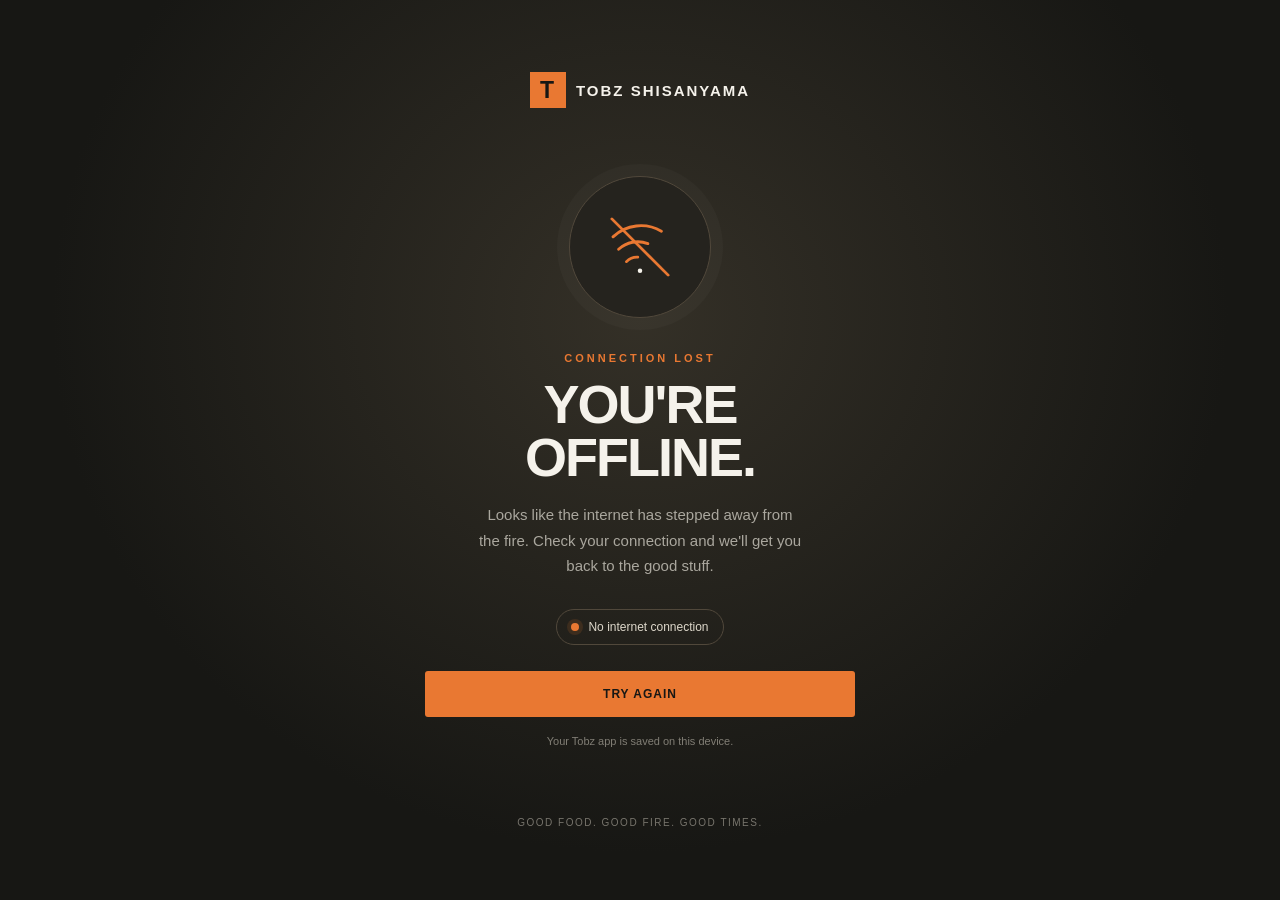
<file: offline.html>
<!DOCTYPE html>
<html lang="en">
<head>
  <meta charset="UTF-8">
  <meta name="viewport" content="width=device-width, initial-scale=1">
  <meta name="theme-color" content="#171714">
  <meta name="robots" content="noindex">
  <title>You're Offline | Tobz Shisanyama</title>
  <style>
    :root{color-scheme:dark;--bg:#171714;--panel:#22221e;--cream:#f5f2eb;--muted:#aaa79e;--orange:#e97832}
    *{box-sizing:border-box}
    body{margin:0;min-height:100svh;padding:28px 22px;background:radial-gradient(ellipse at 50% 35%,#343027 0%,var(--bg) 65%);color:var(--cream);font-family:Arial,Helvetica,sans-serif;display:grid;place-items:center}
    main{width:min(100%,430px);text-align:center}
    .brand{display:flex;justify-content:center;align-items:center;gap:10px;margin-bottom:68px;font-size:15px;font-weight:800;letter-spacing:2px}
    .brand-mark{display:grid;place-items:center;width:36px;height:36px;background:var(--orange);color:#171714;font-size:23px;font-weight:900}
    .icon-wrap{width:142px;height:142px;margin:0 auto 34px;border:1px solid #51483b;border-radius:50%;display:grid;place-items:center;background:#25231e;box-shadow:0 0 0 12px #ffffff06}
    .icon-wrap svg{width:72px;height:72px;stroke:var(--orange);fill:none;stroke-width:2.5;stroke-linecap:round;stroke-linejoin:round}
    .eyebrow{color:var(--orange);font-size:11px;font-weight:800;letter-spacing:3px;margin:0 0 14px}
    h1{font-size:clamp(38px,10vw,54px);line-height:.98;letter-spacing:-2px;margin:0 0 18px}
    p.copy{color:var(--muted);font-size:15px;line-height:1.7;margin:0 auto;max-width:330px}
    .status{display:inline-flex;align-items:center;gap:9px;margin:30px 0 26px;padding:10px 14px;border:1px solid #51483b;border-radius:30px;color:#ddd7ca;font-size:12px}
    .dot{width:8px;height:8px;border-radius:50%;background:#e97832;box-shadow:0 0 0 4px #e9783222}
    button{display:block;width:100%;border:0;border-radius:3px;padding:16px 20px;background:var(--orange);color:#171714;font-weight:900;letter-spacing:1px;font-size:12px;cursor:pointer}
    button:active{transform:scale(.985)}
    .hint{font-size:11px;color:#817e75;margin:18px 0 0}
    .footer{margin-top:70px;color:#77746c;font-size:10px;letter-spacing:1.5px}
  </style>
</head>
<body>
  <main>
    <div class="brand"><span class="brand-mark">T</span><span>TOBZ SHISANYAMA</span></div>
    <div class="icon-wrap" aria-hidden="true">
      <svg viewBox="0 0 64 64">
        <path d="M8 23a36 36 0 0 1 43-5M13 34a25 25 0 0 1 26-5M20 45a13 13 0 0 1 10-4"/>
        <path d="M7 7l50 50"/>
        <circle cx="32" cy="53" r="2" fill="currentColor" stroke="none"/>
      </svg>
    </div>
    <p class="eyebrow">CONNECTION LOST</p>
    <h1>YOU'RE<br>OFFLINE.</h1>
    <p class="copy">Looks like the internet has stepped away from the fire. Check your connection and we'll get you back to the good stuff.</p>
    <div class="status"><span class="dot"></span><span id="status-text">No internet connection</span></div>
    <button type="button" id="retry">TRY AGAIN</button>
    <p class="hint">Your Tobz app is saved on this device.</p>
    <div class="footer">GOOD FOOD. GOOD FIRE. GOOD TIMES.</div>
  </main>
  <script>
    const statusText = document.getElementById("status-text");
    const retry = document.getElementById("retry");
    function updateStatus() {
      const online = navigator.onLine;
      statusText.textContent = online ? "Connection detected — refreshing…" : "No internet connection";
      if (online) setTimeout(() => location.reload(), 500);
    }
    retry.addEventListener("click", () => {
      statusText.textContent = "Checking connection…";
      if (navigator.onLine) location.reload();
      else statusText.textContent = "Still offline. Please check your connection.";
    });
    window.addEventListener("online", updateStatus);
    window.addEventListener("offline", updateStatus);
  </script>
</body>
</html>
</file>
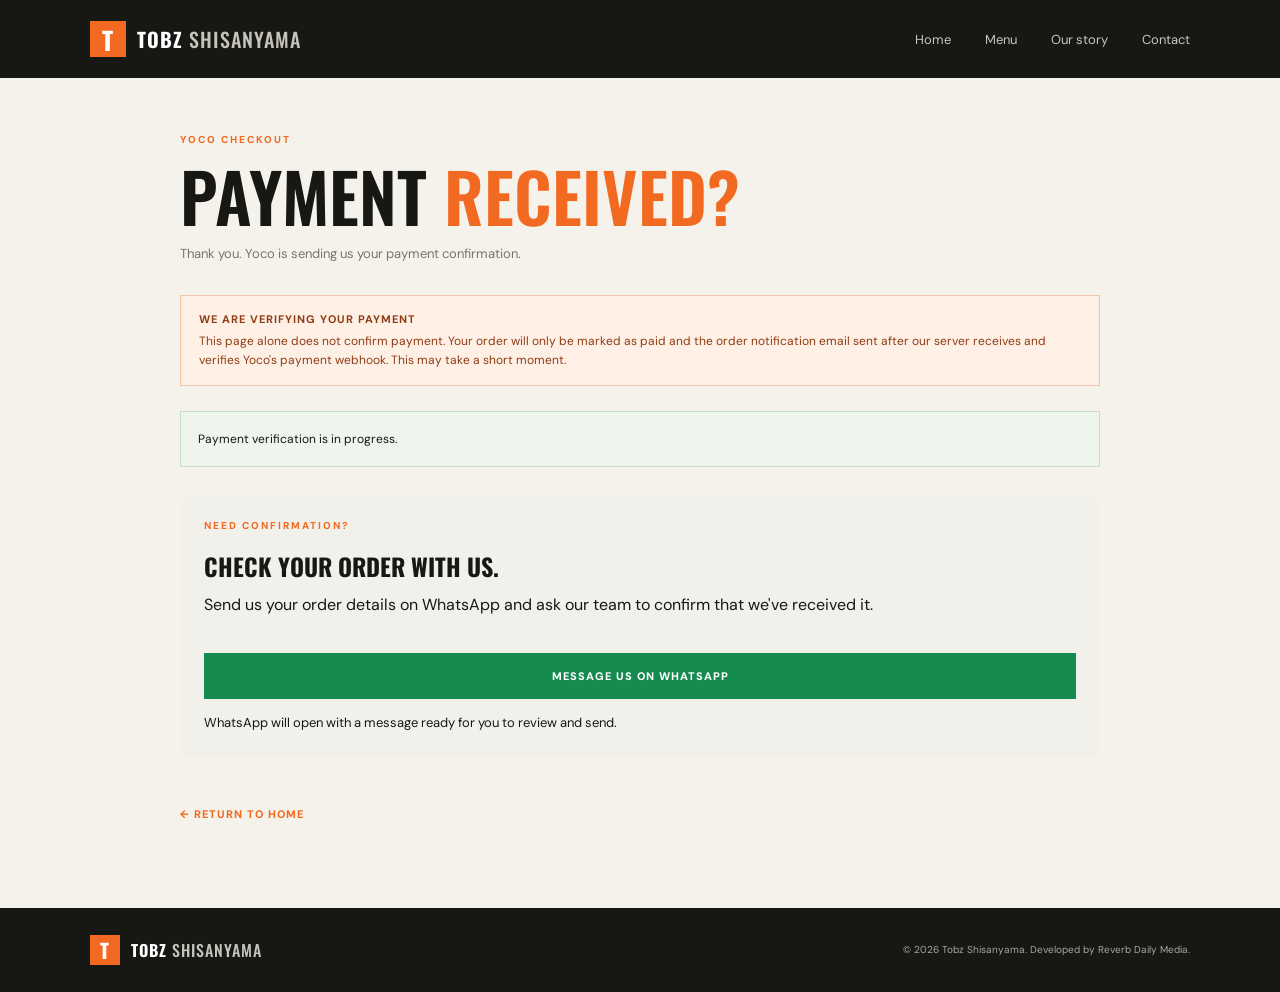
<file: payment-return.html>
<!DOCTYPE html>
<html lang="en">
<head>
<meta charset="UTF-8"><meta name="viewport" content="width=device-width, initial-scale=1.0"><meta name="theme-color" content="#171714">
<title>Payment status | Tobz Shisanyama</title>
<link rel="preconnect" href="https://fonts.googleapis.com"><link rel="preconnect" href="https://fonts.gstatic.com" crossorigin>
<link href="https://fonts.googleapis.com/css2?family=DM+Sans:wght@400;500;600;700;800&family=Oswald:wght@500;600;700&display=swap" rel="stylesheet">
<link rel="stylesheet" href="style.css">
</head>
<body>
<header class="site-header"><a class="brand" href="index.html"><span class="brand-mark">T</span><span>TOBZ<span class="brand-light"> SHISANYAMA</span></span></a><nav class="desktop-nav"><a href="index.html">Home</a><a href="menu.html">Menu</a><a href="about.html">Our story</a><a href="contact.html">Contact</a></nav></header>
<main class="checkout-page">
<div class="checkout-heading"><p class="eyebrow">YOCO CHECKOUT</p><h1>PAYMENT <em>RECEIVED?</em></h1>
<p>Thank you. Yoco is sending us your payment confirmation.</p></div>
<div class="sandbox-notice"><strong>WE ARE VERIFYING YOUR PAYMENT</strong>This page alone does not confirm payment. Your order will only be marked as paid and the order notification email sent after our server receives and verifies Yoco's payment webhook. This may take a short moment.</div>
<p id="return-order" class="checkout-status visible"></p>
<section id="whatsapp-confirmation" style="margin-top:28px;padding:24px;background:#f2f0eb;border-radius:12px;color:#171714">
  <p class="eyebrow" style="margin-top:0">NEED CONFIRMATION?</p>
  <h2 style="font-family:Oswald,Arial,sans-serif;margin:0 0 10px">CHECK YOUR ORDER WITH US.</h2>
  <p style="margin:0 0 18px">Send us your order details on WhatsApp and ask our team to confirm that we've received it.</p>
  <a id="whatsapp-order-link" class="checkout-submit" href="#" target="_blank" rel="noopener noreferrer" style="display:inline-block;text-decoration:none;text-align:center;background:#168b50;color:#fff">MESSAGE US ON WHATSAPP</a>
  <p style="font-size:13px;line-height:1.5;margin:14px 0 0">WhatsApp will open with a message ready for you to review and send.</p>
</section>
<div style="margin-top:28px"><a class="checkout-back" href="index.html">← RETURN TO HOME</a></div>
</main>
<footer><a class="brand footer-brand" href="index.html"><span class="brand-mark">T</span><span>TOBZ<span class="brand-light"> SHISANYAMA</span></span></a><span>© <span class="year"></span> Tobz Shisanyama. Developed by Reverb Daily Media.</span></footer>
<script>
document.querySelectorAll(".year").forEach(el => el.textContent = new Date().getFullYear());
const orderId = new URLSearchParams(location.search).get("order");
document.getElementById("return-order").textContent = orderId ? "Order reference: " + orderId : "Payment verification is in progress.";

const whatsappLink = document.getElementById("whatsapp-order-link");
const orderSummaryKey = "tobz-last-order-v1";
let savedOrder = null;
try { savedOrder = JSON.parse(localStorage.getItem(orderSummaryKey) || "null"); } catch {}
const isMatchingOrder = savedOrder && orderId && savedOrder.orderId === orderId;

let message = "Hi Tobz Shisanyama, I have just completed checkout. Could you please confirm that you received my order?\n\n";
message += "Order reference: " + (orderId || "Not available");
if (isMatchingOrder) {
  const customer = savedOrder.customer || {};
  message += "\nCustomer: " + (customer.name || "Not provided");
  message += "\nPhone: " + (customer.phone || "Not provided");
  message += "\nCollection: Customer collection";
  message += "\n\nORDER DETAILS";
  (savedOrder.items || []).forEach(item => {
    message += "\n• " + item.name + " — " + item.weightKg + " kg — R" + Number(item.amount).toFixed(2);
  });
  message += "\n\nTotal: R" + Number(savedOrder.total).toFixed(2);
  if (customer.notes) message += "\nOrder notes: " + customer.notes;
} else {
  message += "\nI can provide my order details if needed.";
}
message += "\n\nPlease let me know if the order has come through. Thank you.";
whatsappLink.href = "https://wa.me/27742795157?text=" + encodeURIComponent(message);
</script>
<script>
/* Offline/PWA mode disabled: remove any previously installed worker and its caches. */
if ("serviceWorker" in navigator) {
  window.addEventListener("load", async () => {
    const registrations = await navigator.serviceWorker.getRegistrations();
    await Promise.all(registrations.map(registration => registration.unregister()));
    if ("caches" in window) {
      const keys = await caches.keys();
      await Promise.all(keys.filter(key => key.startsWith("tobz-shisanyama-")).map(key => caches.delete(key)));
    }
  });
}
</script>
</body></html>
</file>
<file: style.css>
@import url('https://fonts.googleapis.com/css2?family=Bebas+Neue&display=swap');
:root{--ink:#171714;--paper:#f5f2eb;--orange:#f26a21;--muted:#77756f;--line:#dedbd3;--white:#fff;--font:'DM Sans',sans-serif;--display:'Oswald',sans-serif}*{box-sizing:border-box}html{scroll-behavior:smooth;scroll-padding-top:90px;overscroll-behavior-y:contain}body{margin:0;background:var(--paper);color:var(--ink);font-family:var(--font)}a{color:inherit;text-decoration:none}button,input{font:inherit}button{cursor:pointer}.site-header{height:78px;padding:0 7%;display:flex;align-items:center;justify-content:space-between;background:var(--ink);color:white;position:sticky;top:0;z-index:5}.brand{display:flex;align-items:center;gap:11px;font-family:var(--display);font-size:20px;font-weight:700;letter-spacing:1px}.brand-mark{display:grid;place-items:center;width:36px;height:36px;background:var(--orange);color:white;font-size:25px}.brand-light{font-weight:500;color:#c6c3bb}.desktop-nav{display:flex;gap:34px;color:#c9c6bd;font-size:13px}.desktop-nav a:hover,.desktop-nav a.active{color:var(--orange)}.cart-trigger{display:flex;align-items:center;gap:12px;border:1px solid #55534d;background:transparent;color:white;border-radius:3px;padding:9px 13px;font-size:13px}.cart-count{display:grid;place-items:center;min-width:22px;height:22px;padding:0 5px;border-radius:50px;background:var(--orange);font-size:11px}.hero{position:relative;min-height:570px;background:var(--ink);color:white;padding:78px 10% 75px;display:grid;grid-template-columns:1fr 1fr;align-items:center;gap:5%;overflow:hidden}.hero-copy{position:relative;z-index:1}.eyebrow{font-size:10px;font-weight:800;letter-spacing:2px;color:var(--orange);margin:0 0 16px}.eyebrow span{display:inline-block;width:23px;height:2px;background:var(--orange);vertical-align:middle;margin-right:8px}.hero h1,.page-hero h1{font:700 clamp(65px,8vw,108px)/.91 var(--display);letter-spacing:-2px;margin:0 0 25px}.hero h1 em,.page-hero h1 em{font-style:normal;color:var(--orange)}.hero-description{max-width:430px;color:#c4c1b9;font-size:14px;line-height:1.8;margin-bottom:28px}.primary-button{display:inline-flex;align-items:center;gap:24px;background:var(--orange);color:white;padding:16px 21px;font-size:11px;font-weight:800;letter-spacing:1px;border:0;transition:.2s}.primary-button:hover,.add-button:hover{background:#d9530e;transform:translateY(-2px)}.hero-note{margin-top:38px;color:#aaa79e;font-size:9px;letter-spacing:1.5px}.hero-visual{position:relative;min-height:340px;display:grid;place-items:center}.hero-image-placeholder{width:100%;height:340px;background:linear-gradient(140deg,#39352d,#24231e);border:1px solid #49453c;display:flex;flex-direction:column;align-items:center;justify-content:center;gap:15px;color:#aaa69b;font-size:9px;letter-spacing:2px;text-align:center}.placeholder-icon{font-size:65px}.hero-stamp{position:absolute;bottom:5px;left:-25px;width:100px;height:100px;background:var(--orange);border-radius:50%;display:flex;flex-direction:column;align-items:center;justify-content:center;transform:rotate(-12deg)}.hero-stamp strong{font:700 29px var(--display)}.hero-stamp span{font-size:8px;line-height:1.3;letter-spacing:1px;text-align:center}.hero-bottom{position:absolute;bottom:20px;left:10%;font:600 11px var(--display);letter-spacing:2px;color:#8b887e}.hero-bottom span{color:var(--orange);padding:0 9px}.home-intro{padding:68px 10%;display:flex;align-items:center;justify-content:space-between;gap:45px}.home-intro h2,.section-heading h2,.about-section h2,.contact-strip h2,.story-content h2{font:600 clamp(34px,4vw,49px)/1.05 var(--display);margin:0}.home-intro>p{max-width:420px;font-size:13px;line-height:1.8;color:var(--muted)}.quick-menu{padding:45px 10% 90px}.section-heading{display:flex;justify-content:space-between;align-items:end}.text-link{font-size:11px;font-weight:800;color:var(--orange);letter-spacing:1px}.quick-grid{display:grid;grid-template-columns:repeat(4,1fr);gap:18px;margin-top:30px}.quick-card{position:relative;background:#e9e5dc;padding:28px;min-height:205px;display:flex;flex-direction:column;align-items:flex-start;justify-content:flex-end;transition:.2s}.quick-card:hover{transform:translateY(-4px);background:#e2dcd0}.quick-meat-image{position:absolute;top:16px;right:18px;width:112px;height:112px;object-fit:contain}.quick-type{font-size:10px;font-weight:800;letter-spacing:2px;color:var(--orange)}.quick-card strong{font:600 13px var(--display);margin-top:7px;letter-spacing:.5px}.quick-card strong small{font:400 12px var(--font);color:var(--muted)}.quick-arrow{position:absolute;bottom:25px;right:25px;font-size:22px}.contact-strip{padding:70px 10%;display:flex;justify-content:space-between;align-items:center;gap:20px}.contact-strip .eyebrow{margin-bottom:12px}footer{background:var(--ink);color:#aaa79e;padding:27px 7%;display:flex;justify-content:space-between;align-items:center;font-size:10px}.footer-brand{color:white;font-size:16px}.footer-brand .brand-mark{width:30px;height:30px;font-size:20px}.page-hero{background:var(--ink);color:white;padding:75px 10% 80px}.page-hero h1{font-size:clamp(60px,8vw,94px);margin-bottom:18px}.page-hero>p:last-child{max-width:540px;color:#c4c1b9;font-size:14px;line-height:1.7}.menu-section{padding:55px 10% 90px}.price-explainer{display:flex;align-items:center;gap:17px;background:#e9e5dc;padding:20px 23px;margin-bottom:28px}.explainer-icon{display:grid;place-items:center;flex:0 0 42px;height:42px;background:var(--orange);color:white;font-size:26px}.price-explainer strong{font:600 19px var(--display)}.price-explainer p{font-size:11px;color:var(--muted);margin:5px 0 0}.category-tabs{display:flex;gap:8px;margin:28px 0}.category-tab{border:1px solid var(--line);background:transparent;padding:10px 19px;font-size:11px;font-weight:700;color:#68665f;border-radius:2px}.category-tab.active,.category-tab:hover{background:var(--ink);border-color:var(--ink);color:white}.product-grid{display:grid;grid-template-columns:repeat(3,1fr);gap:20px}.product-card{background:white;border:1px solid #e9e6df;min-width:0;scroll-margin-top:95px}.product-image-placeholder{height:205px;background:#e9e5dc;display:flex;flex-direction:column;justify-content:center;align-items:center;gap:10px;color:#aaa397}.product-image-placeholder img{width:100%;height:100%;padding:12px;object-fit:contain}.product-info{padding:20px}.product-category{font-size:9px;font-weight:800;letter-spacing:1.7px;color:var(--orange)}.product-info h3{font:600 25px var(--display);margin:7px 0}.product-price{font-size:13px;font-weight:800;margin:0 0 20px}.product-price span{font-weight:400;color:var(--muted)}.amount-label{display:block;font-size:9px;font-weight:800;letter-spacing:1px;color:#77756f}.amount-input-wrap{height:47px;margin-top:9px;border:1px solid var(--line);display:flex;align-items:center;background:#fff}.amount-input-wrap b{padding-left:13px;color:var(--orange);font-size:15px}.amount-input-wrap input{width:100%;height:100%;border:0;outline:0;padding:0 12px;font-size:16px;font-weight:700;color:var(--ink);background:transparent}.amount-input-wrap:focus-within{border-color:var(--orange)}.weight-result{display:flex;justify-content:space-between;align-items:center;padding:14px 0;border-bottom:1px solid var(--line);margin-bottom:15px}.weight-result span{font-size:9px;font-weight:800;letter-spacing:1px;color:var(--muted)}.weight-result strong{font:600 22px var(--display)}.add-button{width:100%;display:flex;justify-content:space-between;align-items:center;background:var(--ink);color:white;border:0;padding:14px 16px;font-size:10px;font-weight:800;letter-spacing:1px;transition:.2s}.add-button span{font-size:17px}.menu-footnote{font-size:10px;color:var(--muted);margin-top:23px}.story-content{padding:85px 12%;display:grid;grid-template-columns:.8fr 1.2fr;gap:75px;align-items:center}.story-art{min-height:310px;background:#e9e5dc;display:grid;place-items:center;font-size:110px}.story-content h2{margin-bottom:20px}.story-content p:not(.eyebrow){font-size:13px;line-height:1.9;color:var(--muted)}.story-content .primary-button{margin-top:15px}.values-row{background:#e9e5dc;padding:55px 10%;display:grid;grid-template-columns:repeat(3,1fr);gap:35px}.values-row span{color:var(--orange);font:600 22px var(--display)}.values-row h3{font:600 22px var(--display);margin:12px 0 5px}.values-row p{font-size:12px;color:var(--muted);line-height:1.7}.contact-content{padding:65px 10% 85px;display:grid;grid-template-columns:repeat(3,1fr);gap:18px}.contact-card{background:#e9e5dc;padding:27px;min-height:225px}.contact-icon{font-size:27px;color:var(--orange)}.contact-card .eyebrow{margin:17px 0 8px}.contact-card h2{font:600 23px var(--display);margin:0}.contact-card p:last-child{font-size:12px;color:var(--muted);line-height:1.6}.mobile-nav{display:none}.cart-overlay{position:fixed;inset:0;background:#0009;z-index:20;display:flex;justify-content:flex-end;opacity:0;visibility:hidden;transition:.25s}.cart-overlay.open{opacity:1;visibility:visible}.cart-panel{background:var(--paper);width:min(450px,100%);height:100%;padding:27px;display:flex;flex-direction:column;transform:translateX(100%);transition:.25s}.cart-overlay.open .cart-panel{transform:translateX(0)}.cart-header{display:flex;justify-content:space-between;align-items:center;border-bottom:1px solid var(--line);padding-bottom:18px}.cart-header .eyebrow{margin-bottom:7px}.cart-header h2{font:600 29px var(--display);margin:0}.close-cart{font-size:30px;border:0;background:none}.cart-items{flex:1;overflow:auto;padding:12px 0}.empty-cart{text-align:center;padding:65px 10px;color:var(--muted)}.empty-cart span{font-size:40px}.empty-cart h3{color:var(--ink);font:600 23px var(--display)}.empty-cart p{font-size:12px}.cart-footer{border-top:1px solid var(--line);padding-top:18px}.cart-total{display:flex;justify-content:space-between;font-size:14px}.cart-total strong{font-size:18px}.cart-note{font-size:10px;color:var(--muted);line-height:1.5}.checkout-button{width:100%;padding:16px;background:var(--ink);color:white;border:0;font-size:11px;font-weight:800;letter-spacing:1px}.checkout-button:disabled{opacity:.4;cursor:not-allowed}.cart-line{display:flex;justify-content:space-between;gap:12px;padding:15px 0;border-bottom:1px solid var(--line)}.cart-line h4{margin:0 0 5px;font:600 19px var(--display)}.cart-line p{font-size:11px;color:var(--muted);margin:0}.cart-line input{width:82px;padding:8px;border:1px solid var(--line);background:white}.remove-item{border:0;background:none;color:#b64b25;font-size:11px;padding:9px 0}.cart-line-price{font-weight:800;color:var(--ink);margin-top:5px!important}.sr-only{position:absolute;width:1px;height:1px;padding:0;margin:-1px;overflow:hidden;clip:rect(0,0,0,0);white-space:nowrap;border:0}
@media(max-width:800px){.quick-grid{grid-template-columns:repeat(2,1fr)}.site-header{height:68px;padding:0 5%}.brand{font-size:16px}.desktop-nav{gap:16px;font-size:11px}.hero{padding:65px 7% 75px;min-height:auto}.hero h1{font-size:75px}.hero-visual,.hero-image-placeholder{min-height:270px;height:270px}.home-intro{padding:55px 7%;gap:25px}.quick-menu{padding:40px 7% 65px}.menu-section{padding:42px 6% 75px}.product-grid{grid-template-columns:repeat(2,1fr)}.product-image-placeholder{height:170px}.story-content{padding:60px 7%;gap:35px}.contact-content{padding:50px 7%;gap:12px}.contact-card{padding:20px}.values-row{padding:45px 7%;gap:20px}}
@media(max-width:600px){body{padding-bottom:68px}.site-header{height:64px;padding:0 5%}.brand{font-size:16px}.brand-light{display:none}.desktop-nav{display:none}.cart-trigger{padding:7px 10px}.hero{grid-template-columns:1fr;padding:55px 7% 76px;gap:30px}.hero h1{font-size:73px}.hero-description{font-size:13px}.hero-visual,.hero-image-placeholder{height:235px;min-height:235px}.hero-stamp{width:82px;height:82px;left:-9px}.hero-bottom{left:7%;font-size:9px}.home-intro{padding:48px 7%;display:block}.home-intro h2,.section-heading h2{font-size:37px}.home-intro>p{margin-top:16px}.quick-menu{padding:35px 6% 55px}.section-heading{align-items:flex-start;gap:15px;flex-direction:column}.quick-grid{grid-template-columns:1fr;gap:10px}.quick-card{min-height:155px}.contact-strip{padding:50px 7%;align-items:flex-start;flex-direction:column}.contact-strip h2{font-size:35px}.page-hero{padding:58px 7% 60px}.page-hero h1{font-size:68px}.menu-section{padding:30px 5% 55px}.price-explainer{padding:15px;align-items:flex-start}.price-explainer strong{font-size:16px}.category-tabs{overflow-x:auto;white-space:nowrap}.category-tab{flex:0 0 auto}.product-grid{grid-template-columns:1fr;gap:15px}.product-image-placeholder{height:200px}.product-info{padding:19px}.story-content{padding:48px 7%;grid-template-columns:1fr;gap:28px}.story-art{min-height:180px;font-size:80px}.values-row{padding:40px 8%;grid-template-columns:1fr;gap:22px}.values-row h3{margin:6px 0}.contact-content{padding:35px 6% 50px;grid-template-columns:1fr}.contact-card{min-height:160px}.mobile-nav{position:fixed;bottom:0;left:0;right:0;height:66px;z-index:9;background:#fff;border-top:1px solid var(--line);display:flex;justify-content:space-around;align-items:center;padding:4px 5px calc(4px + env(safe-area-inset-bottom));box-shadow:0 -4px 18px #1717140c}.mobile-nav a,.mobile-nav button{position:relative;display:flex;flex:1;flex-direction:column;align-items:center;justify-content:center;gap:3px;background:none;border:0;color:#89867e;font-size:9px;font-weight:700}.mobile-nav a span,.mobile-nav button span{font-size:19px;line-height:1.1}.mobile-nav .selected{color:var(--orange)}.mobile-nav i{position:absolute;top:0;right:calc(50% - 21px);font-style:normal;font-size:8px;min-width:15px;height:15px;border-radius:50%;background:var(--orange);color:white;display:grid;place-items:center}.cart-panel{padding:22px}.footer-brand{font-size:15px}footer{padding:24px 6%;gap:12px;align-items:flex-start;flex-direction:column}}


/* Sandbox checkout */
.checkout-page{max-width:1100px;margin:0 auto;padding:55px 7% 85px}
.checkout-heading{margin-bottom:30px}.checkout-heading h1{font:600 clamp(44px,6vw,68px)/1 var(--display);margin:0 0 12px}.checkout-heading h1 em{font-style:normal;color:var(--orange)}.checkout-heading>p:last-child{font-size:13px;color:var(--muted);line-height:1.7}
.sandbox-notice{padding:15px 18px;background:#fff0e6;border:1px solid #f4c5a9;color:#8e3c14;font-size:12px;line-height:1.6;margin-bottom:25px}.sandbox-notice strong{display:block;font-size:11px;letter-spacing:1px;margin-bottom:3px}
.checkout-layout{display:grid;grid-template-columns:1.15fr .85fr;gap:25px;align-items:start}.checkout-form,.checkout-summary{background:#fff;border:1px solid var(--line);padding:25px}.checkout-form h2,.checkout-summary h2{font:600 25px var(--display);margin:0 0 20px}.checkout-fields{display:grid;grid-template-columns:1fr 1fr;gap:15px}.checkout-field{display:flex;flex-direction:column;gap:7px}.checkout-field.full{grid-column:1/-1}.checkout-field label{font-size:10px;font-weight:800;letter-spacing:1px;color:#68665f}.checkout-field input,.checkout-field select,.checkout-field textarea{width:100%;padding:13px;border:1px solid var(--line);background:#fff;color:var(--ink);font:13px var(--font);border-radius:0}.checkout-field textarea{min-height:85px;resize:vertical}.checkout-field input:focus,.checkout-field select:focus,.checkout-field textarea:focus{outline:1px solid var(--orange);border-color:var(--orange)}
.checkout-summary-line{display:flex;justify-content:space-between;gap:15px;padding:12px 0;border-bottom:1px solid var(--line);font-size:12px}.checkout-summary-line span:last-child{font-weight:700;white-space:nowrap}.checkout-grand-total{display:flex;justify-content:space-between;padding:20px 0 5px;font-size:14px}.checkout-grand-total strong{font:600 25px var(--display)}.checkout-submit,.whatsapp-order{width:100%;display:flex;justify-content:center;align-items:center;gap:10px;padding:16px;border:0;font-size:11px;font-weight:800;letter-spacing:1px;text-align:center}.checkout-submit{background:var(--ink);color:#fff;margin-top:20px}.checkout-submit:disabled{opacity:.55;cursor:wait}.whatsapp-order{background:#168b4b;color:#fff;margin-top:12px;text-decoration:none}.checkout-status{display:none;margin-top:20px;padding:17px;background:#edf5ed;border:1px solid #c8dfc8;font-size:12px;line-height:1.7}.checkout-status.visible{display:block}.checkout-status.error{background:#fff0e6;border-color:#f4c5a9;color:#8e3c14}.checkout-status strong{display:block;margin-bottom:5px}.checkout-back{display:inline-block;margin-top:22px;color:var(--orange);font-size:11px;font-weight:800;letter-spacing:1px}.checkout-empty{text-align:center;padding:40px 10px;color:var(--muted);font-size:13px}.checkout-empty a{color:var(--orange);font-weight:800}
@media(max-width:700px){.checkout-page{padding:38px 5% 60px}.checkout-layout{grid-template-columns:1fr}.checkout-form,.checkout-summary{padding:19px}.checkout-fields{grid-template-columns:1fr}.checkout-field.full{grid-column:auto}}

/* Ensure filtered menu items are hidden in every browser. */
.product-card[hidden]{display:none!important}


/* Hero photography: fill the existing rectangular frame. */
.hero-image-placeholder{overflow:hidden}
.hero-image-placeholder img{display:block;width:100%;height:100%;object-fit:cover;object-position:center}
.pull-refresh-indicator{position:fixed;top:12px;left:0;right:0;width:100vw;max-width:100vw;margin:0;padding:0;z-index:9999;display:flex;justify-content:center;align-items:center;transform:translateY(-8px);opacity:0;pointer-events:none;transition:opacity .12s ease,transform .12s ease}.pull-refresh-indicator span{display:inline-block;max-width:calc(100vw - 32px);padding:7px 16px;background:var(--ink);color:#fff;border:1px solid var(--orange);border-radius:3px;font-family:'Bebas Neue',sans-serif;font-size:16px;line-height:1.2;letter-spacing:1px;white-space:nowrap}.pull-refresh-indicator.visible{opacity:1;transform:translateY(0)}
</file>
